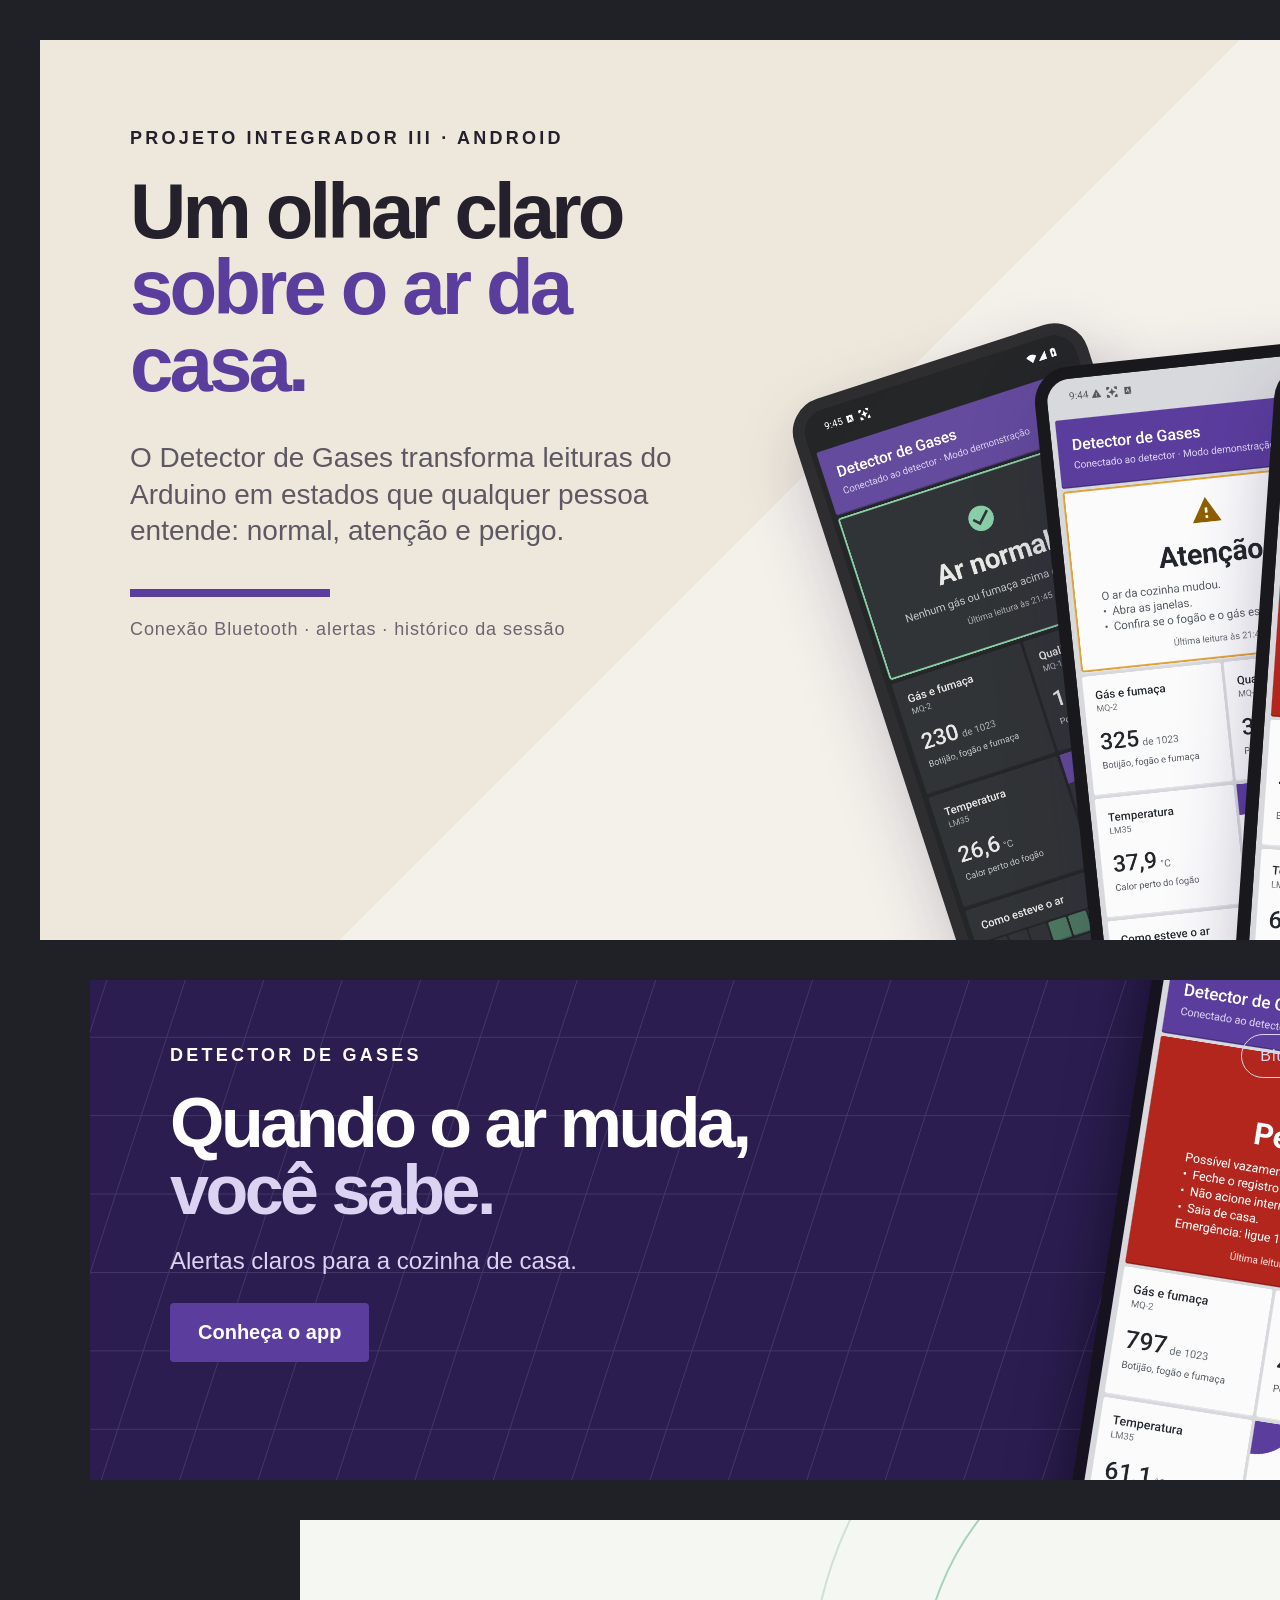
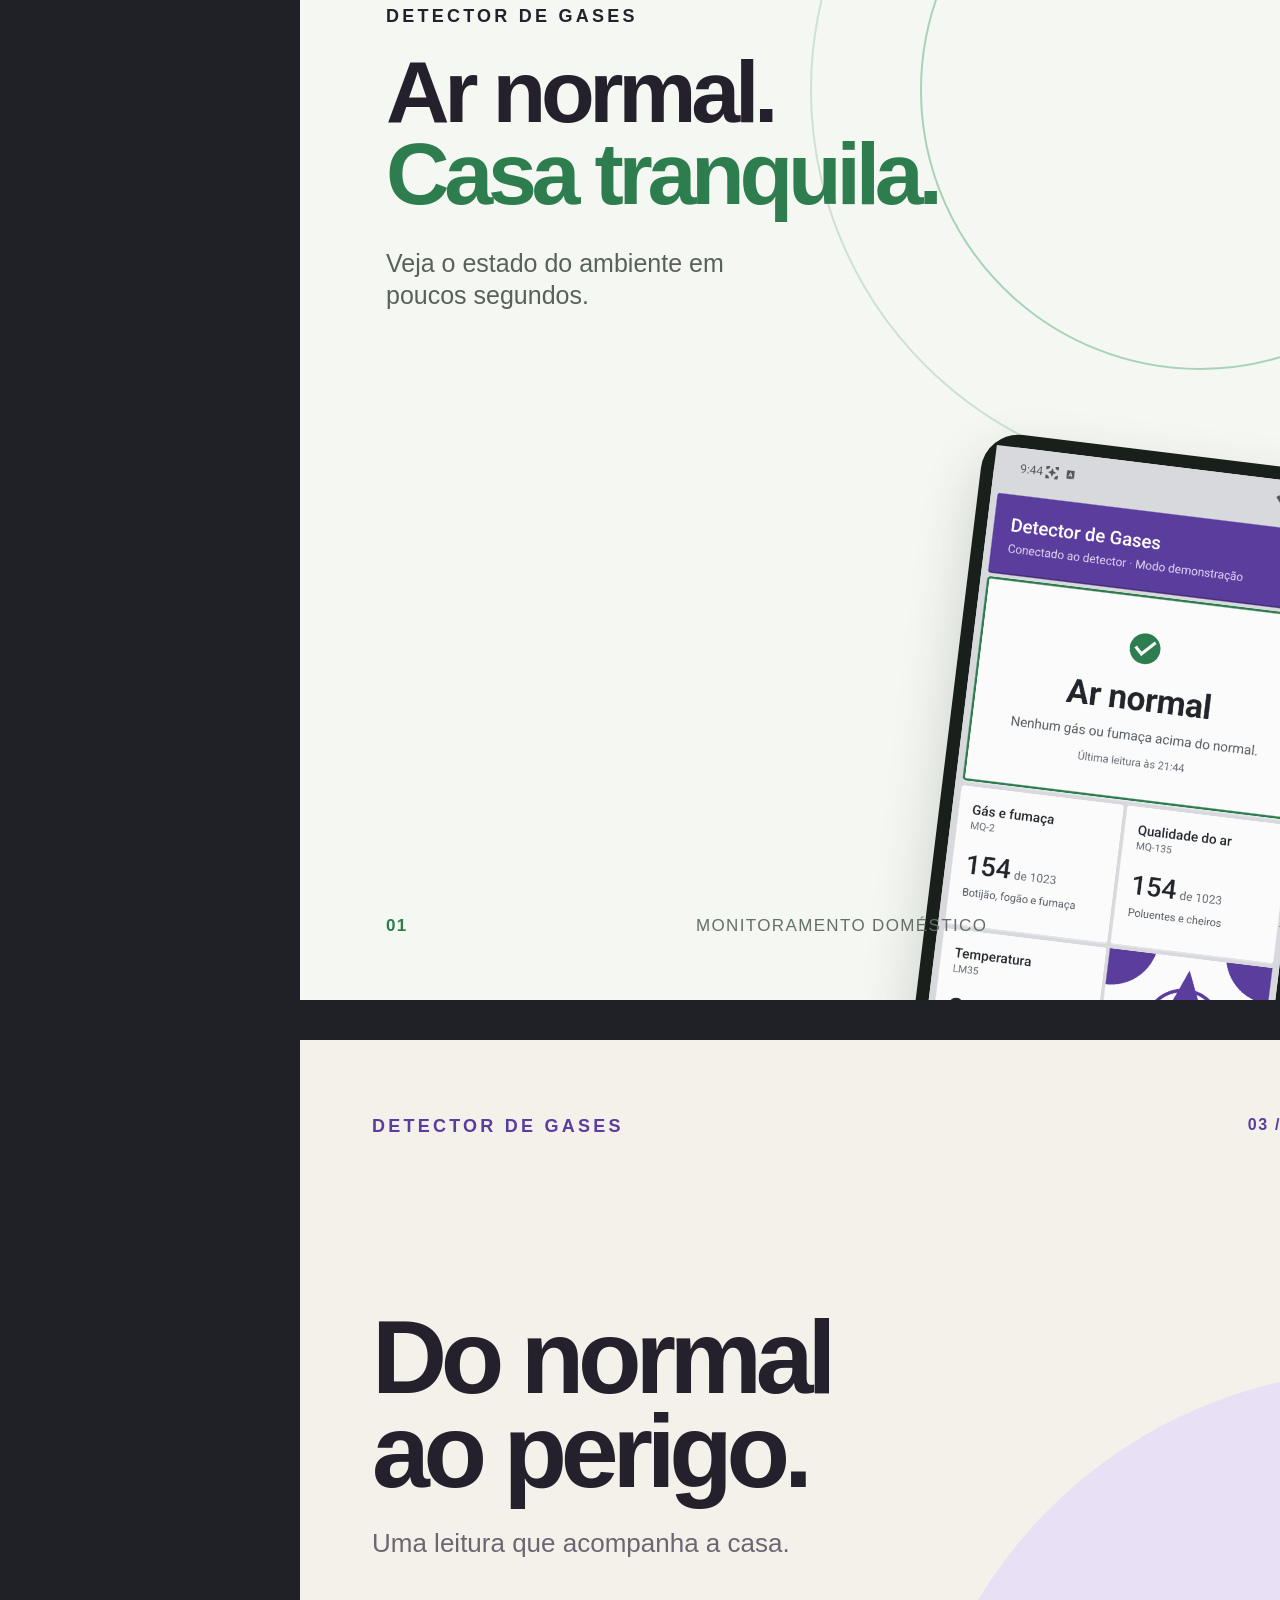
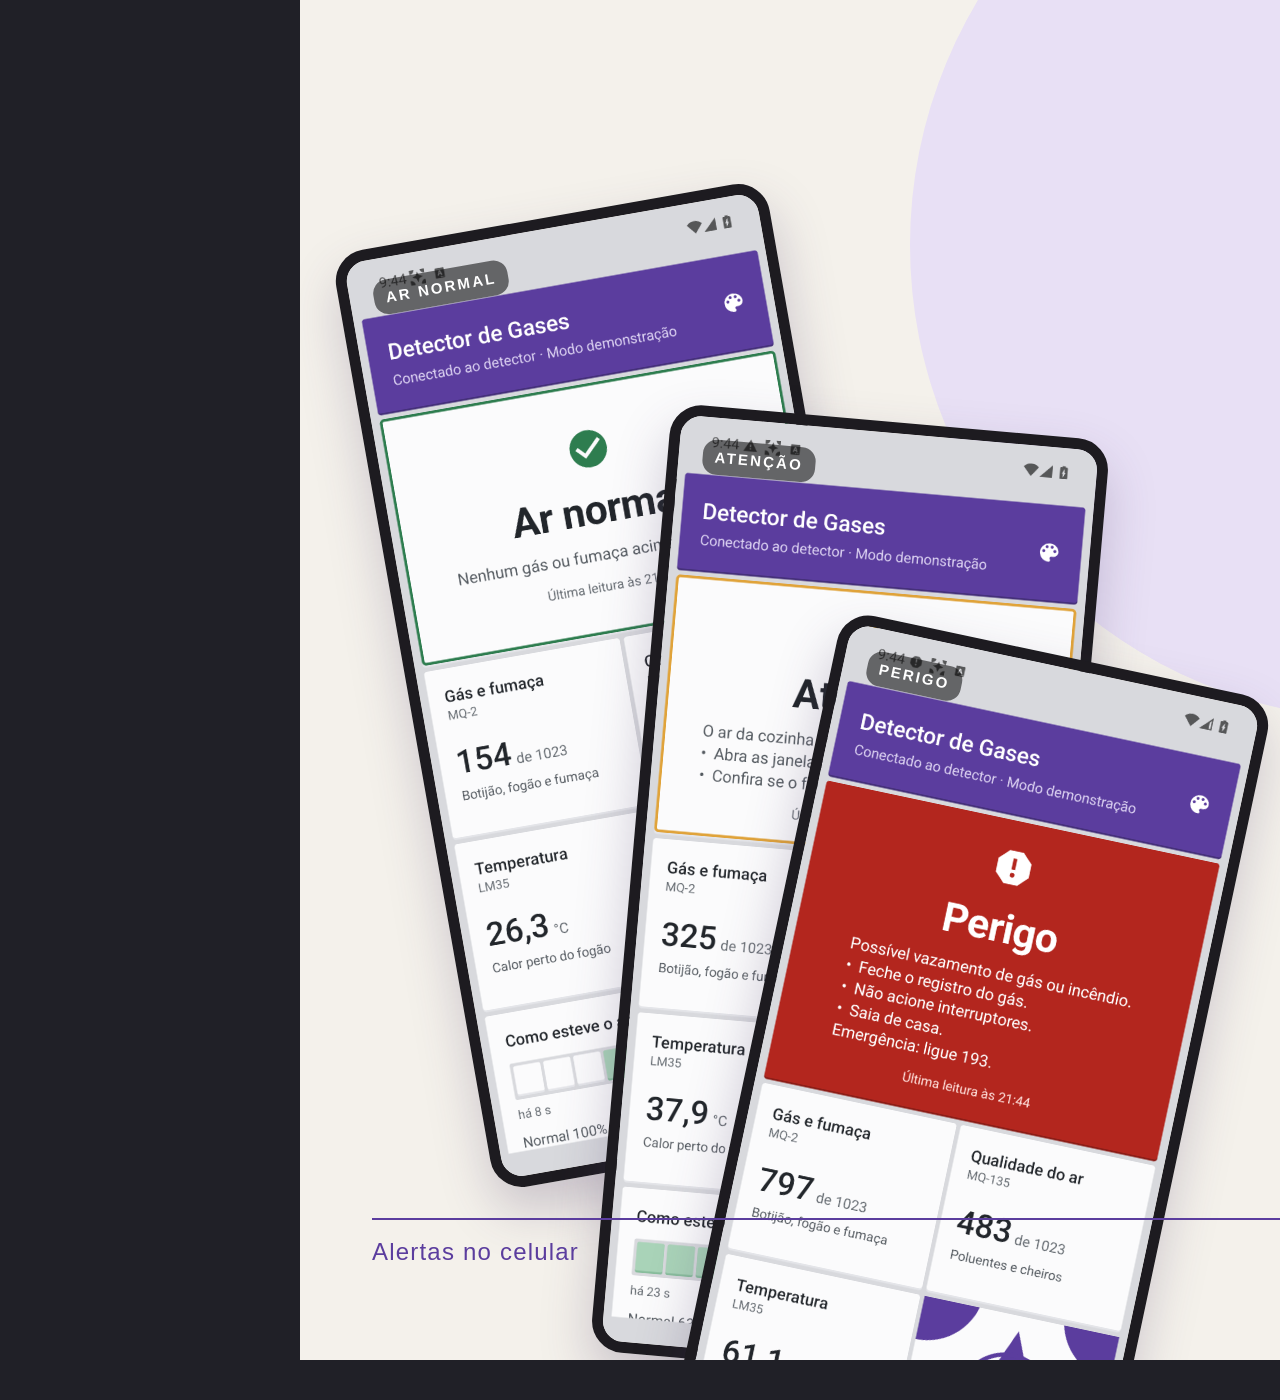
<file: assets/editorial/index.html>
<!doctype html>
<html lang="pt-BR">
<head>
  <meta charset="utf-8">
  <meta name="viewport" content="width=device-width, initial-scale=1">
  <title>Detector de Gases — peças editoriais</title>
  <link rel="stylesheet" href="styles.css">
</head>
<body>
  <main>
    <section id="article" class="canvas article">
      <div class="article-copy">
        <p class="eyebrow">PROJETO INTEGRADOR III · ANDROID</p>
        <h1>Um olhar claro<br><em>sobre o ar da<br>casa.</em></h1>
        <p class="lede">O Detector de Gases transforma leituras do Arduino em estados que qualquer pessoa entende: normal, atenção e perigo.</p>
        <div class="article-rule"></div>
        <p class="caption">Conexão Bluetooth · alertas · histórico da sessão</p>
      </div>
      <div class="article-phones">
        <div class="phone phone-back"><img src="../../app-android/screenshots/10_tema_escuro_normal.png" alt="Tela escura com ar normal"></div>
        <div class="phone phone-mid"><img src="../../app-android/screenshots/03_principal_atencao.png" alt="Tela de atenção"></div>
        <div class="phone phone-front"><img src="../../app-android/screenshots/04_principal_perigo.png" alt="Tela de perigo"></div>
      </div>
      <div class="article-badge"><span>01</span><strong>estado<br>em um olhar</strong></div>
    </section>

    <section id="banner-wide" class="canvas banner-wide">
      <div class="wide-grid"></div>
      <div class="wide-copy"><p class="eyebrow">DETECTOR DE GASES</p><h2>Quando o ar muda,<br><em>você sabe.</em></h2><p>Alertas claros para a cozinha de casa.</p><button>Conheça o app</button></div>
      <div class="wide-phone"><img src="../../app-android/screenshots/04_principal_perigo.png" alt="Tela de perigo do Detector de Gases"></div>
      <div class="wide-chip">Bluetooth · Arduino · Android</div>
    </section>

    <section id="banner-square" class="canvas banner-square">
      <div class="square-orbit orbit-a"></div><div class="square-orbit orbit-b"></div>
      <div class="square-copy"><p class="eyebrow">DETECTOR DE GASES</p><h2>Ar normal.<br><span>Casa tranquila.</span></h2><p>Veja o estado do ambiente em poucos segundos.</p></div>
      <div class="square-phone"><img src="../../app-android/screenshots/02_principal_normal.png" alt="Tela de ar normal"></div>
      <div class="square-footer"><span>01</span><span>monitoramento doméstico</span><span>→</span></div>
    </section>

    <section id="banner-story" class="canvas banner-story">
      <div class="story-top"><p class="eyebrow">DETECTOR DE GASES</p><span>03 / 03</span></div>
      <div class="story-title"><h2>Do normal<br>ao perigo.</h2><p>Uma leitura que acompanha a casa.</p></div>
      <div class="story-stack">
        <div class="story-card normal"><span>AR NORMAL</span><img src="../../app-android/screenshots/02_principal_normal.png" alt="Tela normal"></div>
        <div class="story-card attention"><span>ATENÇÃO</span><img src="../../app-android/screenshots/03_principal_atencao.png" alt="Tela de atenção"></div>
        <div class="story-card danger"><span>PERIGO</span><img src="../../app-android/screenshots/04_principal_perigo.png" alt="Tela de perigo"></div>
      </div>
      <div class="story-cta">Alertas no celular <b>↗</b></div>
    </section>
  </main>
</body>
</html>
</file>
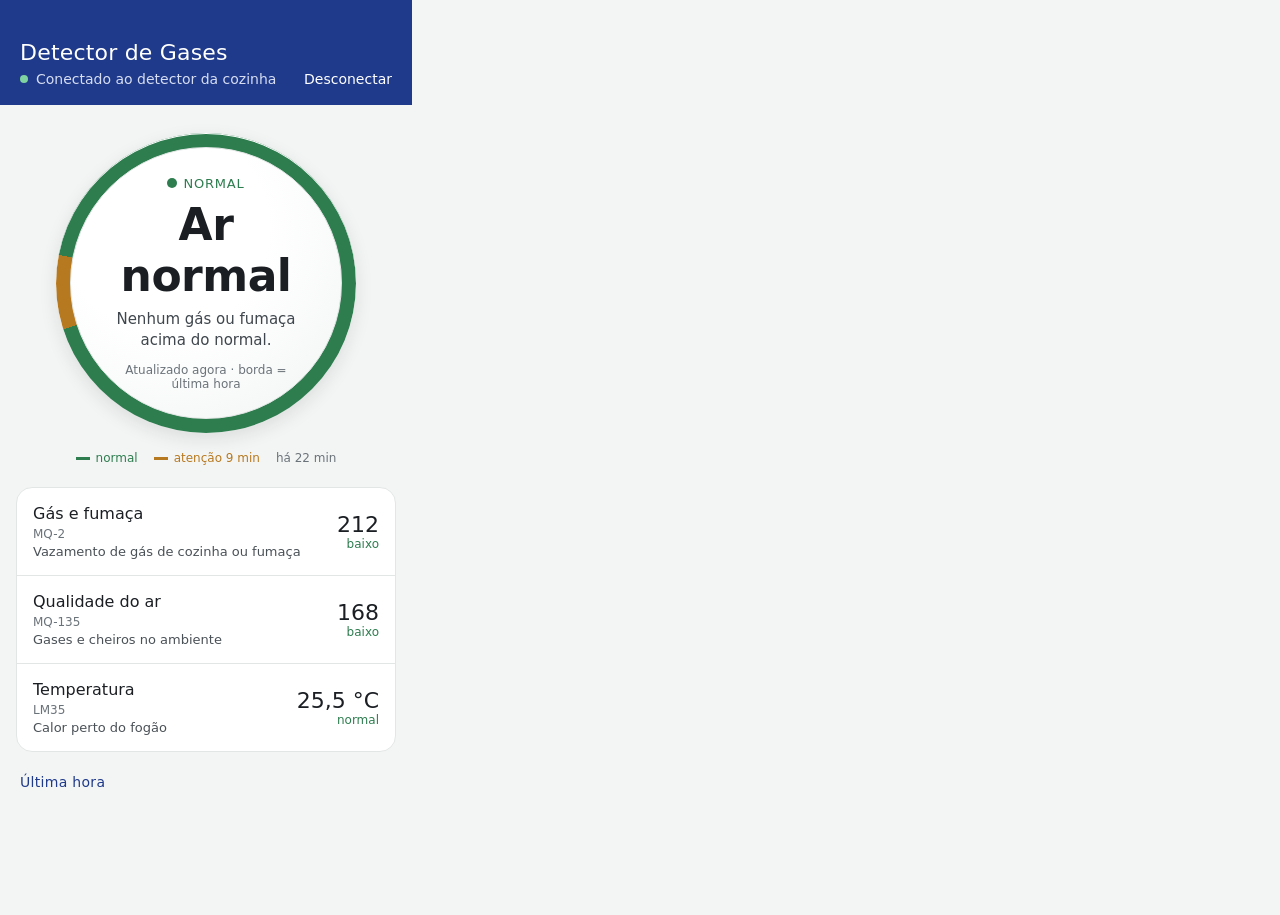
<file: .impeccable/mocks/decision/assigned.html>
<!doctype html>
<html lang="pt-BR"><head><meta charset="utf-8"><title>Louça esmaltada</title>
<style>
*{box-sizing:border-box;margin:0;padding:0}
html,body{width:412px;height:915px;overflow:hidden}
body{font-family:Roboto,system-ui,sans-serif;background:#F3F5F4;color:#1B1F24}
.bar{background:#1F3A8A;color:#fff;padding:40px 20px 18px}
.bar h1{font-size:22px;font-weight:500;letter-spacing:.2px}
.conn{display:flex;align-items:center;gap:8px;margin-top:6px;font-size:14px;color:#D6DDF2}
.dot{width:8px;height:8px;border-radius:50%;background:#7FD3A0}
.conn a{margin-left:auto;color:#fff;font-weight:500;font-size:14px;text-decoration:none}
.plate-wrap{display:flex;justify-content:center;padding:28px 0 18px}
.plate{width:300px;height:300px;border-radius:50%;
 background:conic-gradient(#2E7D4F 0 70%,#B7791F 70% 78%,#2E7D4F 78% 100%);
 padding:14px;box-shadow:0 1px 0 #fff inset,0 6px 18px rgba(27,31,36,.10)}
.glaze{width:100%;height:100%;border-radius:50%;background:radial-gradient(circle at 35% 30%,#fff 0,#fff 40%,#F1F4F3 100%);
 display:flex;flex-direction:column;align-items:center;justify-content:center;text-align:center;padding:0 34px;border:1px solid #E2E7E5}
.state{font-size:44px;font-weight:700;letter-spacing:-.5px;color:#1B1F24}
.badge{display:inline-flex;align-items:center;gap:6px;font-size:13px;font-weight:500;color:#2E7D4F;margin-bottom:8px;text-transform:uppercase;letter-spacing:.8px}
.badge i{width:10px;height:10px;border-radius:50%;background:#2E7D4F}
.say{font-size:15px;line-height:21px;color:#3F464D;margin-top:8px}
.when{font-size:12px;color:#6B737A;margin-top:12px}
.legend{display:flex;justify-content:center;gap:16px;font-size:12px;color:#6B737A}
.legend span::before{content:"";display:inline-block;width:14px;height:3px;margin-right:6px;vertical-align:middle;background:currentColor}
.l1{color:#2E7D4F}.l2{color:#B7791F}
.legend em{font-style:normal;color:#6B737A}
.list{margin:22px 16px 0;background:#fff;border-radius:16px;border:1px solid #E2E7E5}
.row{display:flex;align-items:center;padding:16px;border-top:1px solid #E2E7E5}
.row:first-child{border-top:0}
.name{flex:1}
.name b{display:block;font-size:16px;font-weight:500}
.name small{font-size:12px;color:#6B737A}
.name p{font-size:13px;color:#4A5157;margin-top:2px}
.val{text-align:right}
.val b{font-size:22px;font-weight:500;font-variant-numeric:tabular-nums}
.val small{display:block;font-size:12px;color:#2E7D4F;font-weight:500}
.sec{margin:22px 20px 8px;font-size:14px;font-weight:500;color:#1F3A8A;letter-spacing:.3px}
</style></head><body>
<div class="bar">
  <h1>Detector de Gases</h1>
  <div class="conn"><span class="dot"></span>Conectado ao detector da cozinha<a href="#">Desconectar</a></div>
</div>
<div class="plate-wrap"><div class="plate"><div class="glaze">
  <div class="badge"><i></i>Normal</div>
  <div class="state">Ar normal</div>
  <p class="say">Nenhum gás ou fumaça acima do normal.</p>
  <p class="when">Atualizado agora · borda = última hora</p>
</div></div></div>
<div class="legend"><span class="l1">normal</span><span class="l2">atenção 9 min</span><em>há 22 min</em></div>
<div class="list">
  <div class="row"><div class="name"><b>Gás e fumaça</b><small>MQ-2</small><p>Vazamento de gás de cozinha ou fumaça</p></div><div class="val"><b>212</b><small>baixo</small></div></div>
  <div class="row"><div class="name"><b>Qualidade do ar</b><small>MQ-135</small><p>Gases e cheiros no ambiente</p></div><div class="val"><b>168</b><small>baixo</small></div></div>
  <div class="row"><div class="name"><b>Temperatura</b><small>LM35</small><p>Calor perto do fogão</p></div><div class="val"><b>25,5 °C</b><small>normal</small></div></div>
</div>
<div class="sec">Última hora</div>
</body></html>
</file>
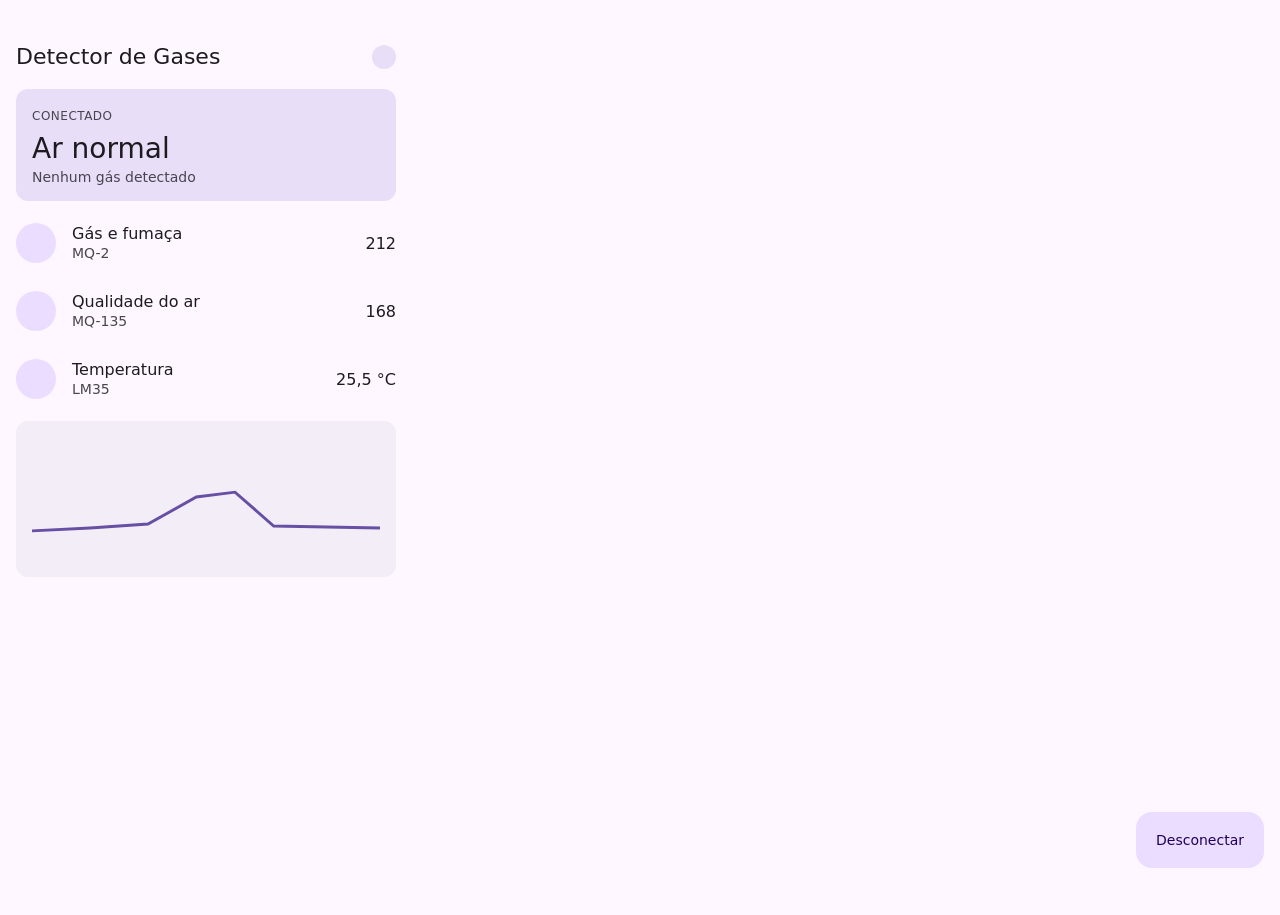
<file: .impeccable/mocks/decision/canon.html>
<!doctype html>
<html lang="pt-BR"><head><meta charset="utf-8"><title>Padrão Material 3</title>
<style>
*{box-sizing:border-box;margin:0;padding:0}
html,body{width:412px;height:915px;overflow:hidden}
body{font-family:Roboto,system-ui,sans-serif;background:#FEF7FF;color:#1D1B20}
.top{padding:44px 16px 12px;display:flex;align-items:center}
.top h1{font-size:22px;font-weight:400;flex:1}
.top i{width:24px;height:24px;border-radius:50%;background:#E8DEF8}
.card{margin:8px 16px;border-radius:12px;background:#F3EDF7;padding:16px}
.state{background:#E8DEF8}
.state small{font-size:12px;color:#49454F;letter-spacing:.5px}
.state b{display:block;font-size:28px;font-weight:400;margin:8px 0 4px}
.state p{font-size:14px;color:#49454F}
.item{display:flex;align-items:center;padding:14px 16px;gap:16px}
.ic{width:40px;height:40px;border-radius:50%;background:#EADDFF}
.tx{flex:1}.tx b{font-size:16px;font-weight:400;display:block}.tx span{font-size:14px;color:#49454F}
.v{font-size:16px}
.chart svg{width:100%;height:120px}
.fab{position:absolute;right:16px;bottom:32px;height:56px;padding:0 20px;border-radius:16px;background:#EADDFF;display:flex;align-items:center;font-size:14px;font-weight:500;color:#21005D}
</style></head><body>
<div class="top"><h1>Detector de Gases</h1><i></i></div>
<div class="card state"><small>CONECTADO</small><b>Ar normal</b><p>Nenhum gás detectado</p></div>
<div class="item"><div class="ic"></div><div class="tx"><b>Gás e fumaça</b><span>MQ-2</span></div><div class="v">212</div></div>
<div class="item"><div class="ic"></div><div class="tx"><b>Qualidade do ar</b><span>MQ-135</span></div><div class="v">168</div></div>
<div class="item"><div class="ic"></div><div class="tx"><b>Temperatura</b><span>LM35</span></div><div class="v">25,5 °C</div></div>
<div class="card chart"><svg viewBox="0 0 360 120"><polyline fill="none" stroke="#6750A4" stroke-width="3" points="0,95 60,92 120,88 170,60 210,55 250,90 360,92"/></svg></div>
<div class="fab">Desconectar</div>
</body></html>
</file>
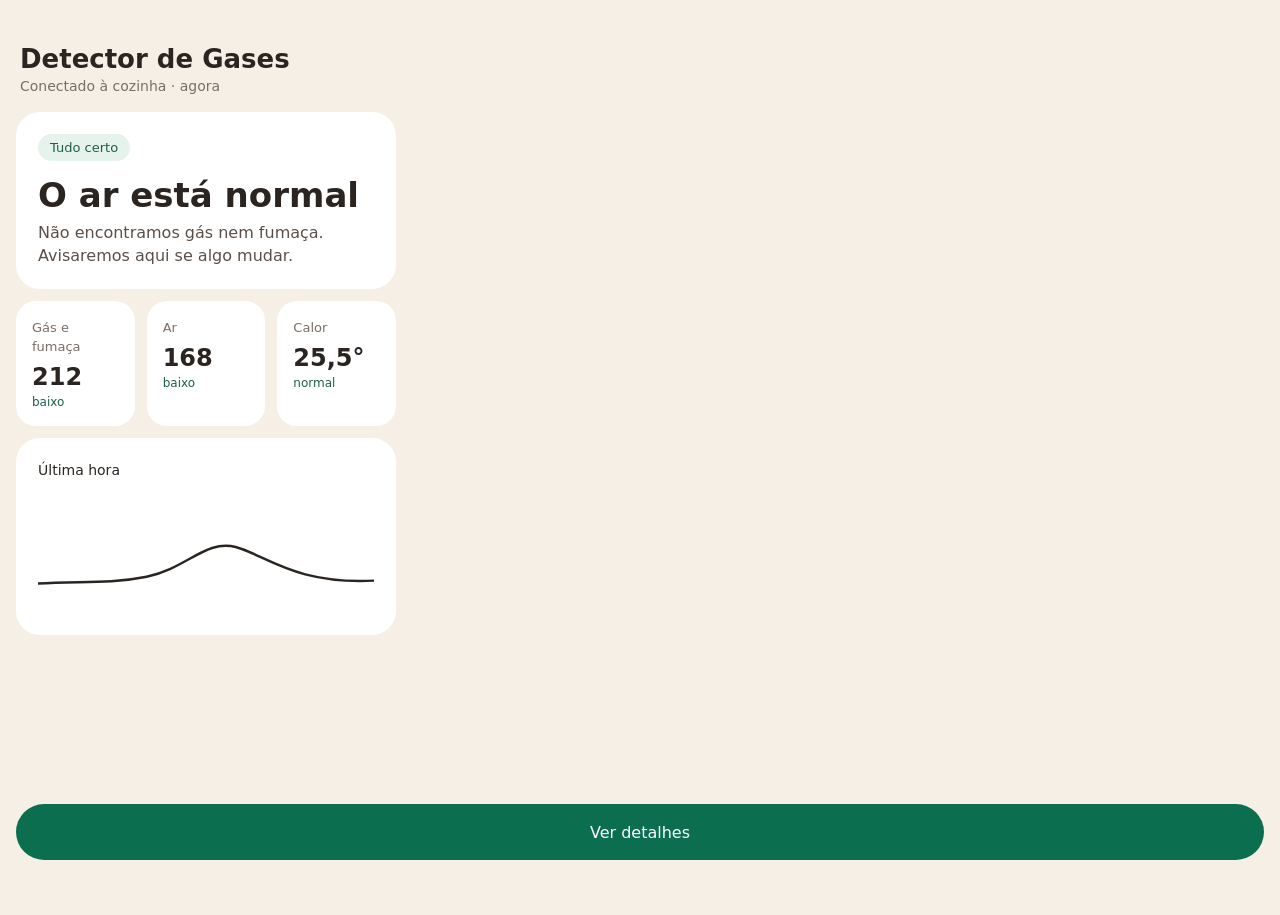
<file: .impeccable/mocks/decision/challenger-warm.html>
<!doctype html>
<html lang="pt-BR"><head><meta charset="utf-8"><title>Cartões de app de consumo</title>
<style>
*{box-sizing:border-box;margin:0;padding:0}
html,body{width:412px;height:915px;overflow:hidden}
body{font-family:Roboto,system-ui,sans-serif;background:#F5EFE6;color:#2A2520;padding:44px 16px 0}
h1{font-size:26px;font-weight:700;margin:0 4px 4px}
.sub{font-size:14px;color:#7A6F64;margin:0 4px 18px}
.card{background:#fff;border-radius:24px;padding:22px;margin-bottom:12px}
.hero{text-align:left}
.pill{display:inline-block;background:#E6F2EC;color:#1F5F45;border-radius:999px;padding:6px 12px;font-size:13px;font-weight:500}
.hero b{display:block;font-size:34px;font-weight:700;margin:14px 0 6px}
.hero p{font-size:16px;line-height:23px;color:#5A5048}
.row{display:flex;gap:12px}
.mini{flex:1;background:#fff;border-radius:20px;padding:16px}
.mini span{font-size:13px;color:#7A6F64}
.mini b{display:block;font-size:24px;font-weight:600;margin-top:8px}
.mini small{font-size:12px;color:#1F5F45}
.chart svg{width:100%;height:120px;margin-top:10px}
.chart span{font-size:14px;font-weight:500}
.cta{position:absolute;left:16px;right:16px;bottom:40px;height:56px;border-radius:28px;background:#0B6E4F;color:#fff;display:flex;align-items:center;justify-content:center;font-size:16px;font-weight:500}
</style></head><body>
<h1>Detector de Gases</h1>
<p class="sub">Conectado à cozinha · agora</p>
<div class="card hero"><span class="pill">Tudo certo</span><b>O ar está normal</b><p>Não encontramos gás nem fumaça. Avisaremos aqui se algo mudar.</p></div>
<div class="row">
  <div class="mini"><span>Gás e fumaça</span><b>212</b><small>baixo</small></div>
  <div class="mini"><span>Ar</span><b>168</b><small>baixo</small></div>
  <div class="mini"><span>Calor</span><b>25,5°</b><small>normal</small></div>
</div>
<div class="card chart" style="margin-top:12px"><span>Última hora</span>
<svg viewBox="0 0 340 120"><path d="M0 95 C40 92 70 96 110 88 S170 50 200 58 S260 96 340 92" fill="none" stroke="#2A2520" stroke-width="2.5"/></svg></div>
<div class="cta">Ver detalhes</div>
</body></html>
</file>
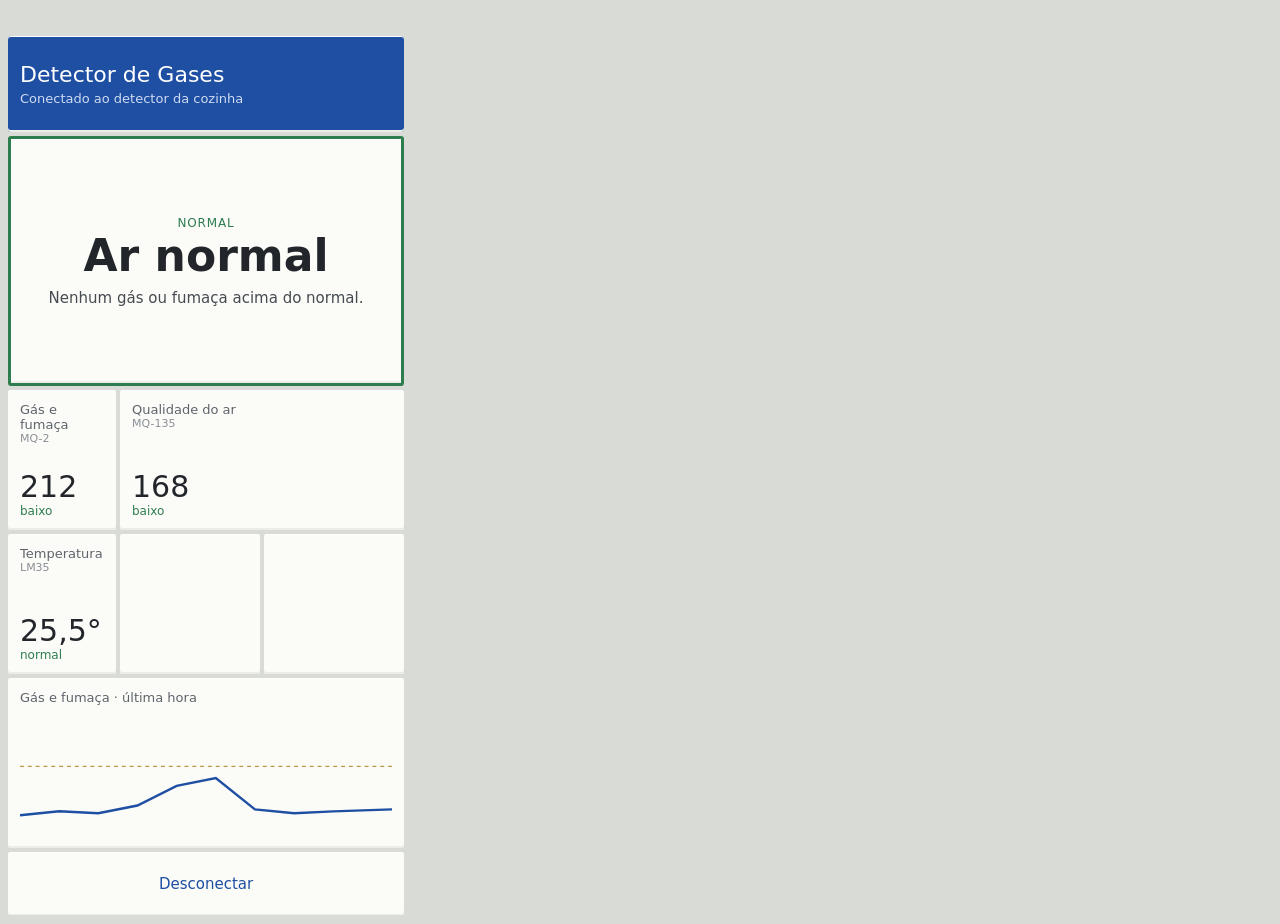
<file: .impeccable/mocks/decision/model-pick.html>
<!doctype html>
<html lang="pt-BR"><head><meta charset="utf-8"><title>Parede de azulejo</title>
<style>
*{box-sizing:border-box;margin:0;padding:0}
html,body{width:412px;height:915px;overflow:hidden}
body{font-family:Roboto,system-ui,sans-serif;background:#D9DCD6;color:#22262B;padding:36px 8px 8px}
.grid{display:grid;grid-template-columns:repeat(4,1fr);gap:4px}
.t{background:#FBFBF8;border-radius:3px;aspect-ratio:1;padding:12px;box-shadow:inset 0 1px 0 #fff,inset 0 -2px 0 #ECEDE8;display:flex;flex-direction:column;justify-content:space-between}
.head{grid-column:span 4;aspect-ratio:auto;height:96px;background:#1E4FA3;color:#fff;justify-content:center}
.head h1{font-size:22px;font-weight:500}
.head p{font-size:13px;color:#CFDBF2;margin-top:4px}
.state{grid-column:span 4;aspect-ratio:auto;height:250px;justify-content:center;align-items:center;text-align:center;border:3px solid #2E7D4F}
.state b{font-size:44px;font-weight:700}
.state p{font-size:15px;color:#454B51;margin-top:8px}
.state small{font-size:12px;color:#2E7D4F;font-weight:500;text-transform:uppercase;letter-spacing:.8px}
.s2{grid-column:span 2;aspect-ratio:auto;height:140px}
.lbl{font-size:13px;color:#5D646A}
.lbl small{display:block;font-size:11px;color:#8A9096}
.num{font-size:30px;font-weight:500;font-variant-numeric:tabular-nums}
.ok{font-size:12px;color:#2E7D4F;font-weight:500}
.motif{background:#FBFBF8 radial-gradient(circle,#1E4FA3 0 18%,transparent 19%),#FBFBF8;}
.chart{grid-column:span 4;aspect-ratio:auto;height:170px}
.chart svg{width:100%;height:110px}
.btn{grid-column:span 4;aspect-ratio:auto;height:64px;background:#FBFBF8;align-items:center;justify-content:center;font-size:15px;font-weight:500;color:#1E4FA3}
</style></head><body>
<div class="grid">
  <div class="t head"><h1>Detector de Gases</h1><p>Conectado ao detector da cozinha</p></div>
  <div class="t state"><small>Normal</small><b>Ar normal</b><p>Nenhum gás ou fumaça acima do normal.</p></div>
  <div class="t s2"><div class="lbl">Gás e fumaça<small>MQ-2</small></div><div><div class="num">212</div><div class="ok">baixo</div></div></div>
  <div class="t s2"><div class="lbl">Qualidade do ar<small>MQ-135</small></div><div><div class="num">168</div><div class="ok">baixo</div></div></div>
  <div class="t s2"><div class="lbl">Temperatura<small>LM35</small></div><div><div class="num">25,5°</div><div class="ok">normal</div></div></div>
  <div class="t motif"></div><div class="t motif"></div>
  <div class="t chart"><div class="lbl">Gás e fumaça · última hora</div>
    <svg viewBox="0 0 380 110"><polyline fill="none" stroke="#1E4FA3" stroke-width="2.5" points="0,90 40,86 80,88 120,80 160,60 200,52 240,84 280,88 320,86 380,84"/><line x1="0" x2="380" y1="40" y2="40" stroke="#B7791F" stroke-dasharray="4 4"/></svg></div>
  <div class="t btn">Desconectar</div>
</div>
</body></html>
</file>
<file: assets/editorial/styles.css>
:root { --purple:#5b3d9e; --purple-dark:#2b1d50; --ink:#24212d; --paper:#f4f1eb; --green:#2e7d4f; --amber:#b8822a; --red:#b3261e; }
* { box-sizing:border-box; }
html, body { margin:0; background:#202027; font-family:Arial,Helvetica,sans-serif; color:var(--ink); }
main { display:grid; gap:40px; padding:40px; justify-items:center; }
.canvas { position:relative; overflow:hidden; isolation:isolate; }
.eyebrow { margin:0 0 24px; font-size:18px; letter-spacing:.18em; font-weight:700; }
em { font-style:normal; color:var(--purple); }
button { border:0; background:var(--purple); color:#fff; padding:18px 28px; font-size:20px; font-weight:700; border-radius:4px; }
.article { width:1600px; height:900px; background:var(--paper); padding:88px 90px; display:flex; }
.article:before { content:""; position:absolute; inset:0; background:linear-gradient(135deg,#eee8dc 0 48%,transparent 48%); z-index:-1; }
.article-copy { width:52%; z-index:2; }
.article h1 { margin:0; font-size:78px; line-height:.98; letter-spacing:-.05em; }
.lede { width:560px; margin:38px 0 28px; font-size:28px; line-height:1.3; color:#5d5862; }
.article-rule { width:200px; height:8px; background:var(--purple); margin:40px 0 22px; }
.caption { font-size:18px; letter-spacing:.05em; color:#6a6570; }
.article-phones { position:absolute; right:45px; bottom:-120px; width:760px; height:780px; transform:rotate(-7deg); }
.phone { position:absolute; width:335px; border:13px solid #19191d; border-radius:38px; background:#111; box-shadow:0 30px 70px #2b1d5040; overflow:hidden; }
.phone img { display:block; width:100%; height:auto; }
.phone-back { left:30px; top:15px; transform:rotate(-11deg) scale(.92); opacity:.9; }
.phone-mid { left:220px; top:55px; transform:rotate(1deg) scale(.95); }
.phone-front { left:408px; top:115px; transform:rotate(11deg); z-index:3; }
.article-badge { position:absolute; right:105px; top:86px; display:flex; gap:16px; align-items:center; color:var(--purple); font-size:18px; text-transform:uppercase; letter-spacing:.08em; }
.article-badge span { display:grid; place-items:center; width:50px; height:50px; border-radius:50%; border:2px solid var(--purple); font-weight:700; }
.article-badge strong { font-size:14px; line-height:1.2; }

.banner-wide { width:1500px; height:500px; background:var(--purple-dark); color:#fff; padding:65px 80px; }
.wide-grid { position:absolute; inset:0; opacity:.14; background-image:linear-gradient(#dcd2f2 1px,transparent 1px),linear-gradient(90deg,#dcd2f2 1px,transparent 1px); background-size:56px 56px; transform:skewX(-18deg) scale(1.4); }
.wide-copy { position:relative; z-index:2; width:55%; }
.wide-copy h2 { margin:0; font-size:70px; line-height:.95; letter-spacing:-.05em; }
.wide-copy h2 em { color:#dcd2f2; }
.wide-copy > p:not(.eyebrow) { font-size:24px; margin:24px 0 28px; color:#dcd2f2; }
.wide-phone { position:absolute; right:145px; bottom:-170px; width:340px; transform:rotate(9deg); border:12px solid #16121f; border-radius:34px; box-shadow:0 25px 60px #0008; }
.wide-phone img { display:block; width:100%; }
.wide-chip { position:absolute; right:80px; top:54px; padding:12px 18px; border:1px solid #dcd2f2; border-radius:30px; color:#dcd2f2; font-size:16px; letter-spacing:.06em; }

.banner-square { width:1080px; height:1080px; background:#f5f7f2; padding:86px; }
.square-orbit { position:absolute; border:2px solid #cfe1d2; border-radius:50%; }
.orbit-a { width:780px; height:780px; right:-210px; top:-220px; }.orbit-b { width:560px; height:560px; right:-100px; top:-110px; border-color:#a9d3b8; }
.square-copy { position:relative; z-index:2; width:62%; }.square-copy h2 { margin:0; font-size:88px; line-height:.93; letter-spacing:-.06em; }.square-copy h2 span { color:var(--green); }.square-copy p:not(.eyebrow) { width:390px; font-size:25px; line-height:1.3; color:#59615b; margin-top:32px; }
.square-phone { position:absolute; width:370px; right:74px; bottom:-240px; border:13px solid #19201b; border-radius:38px; transform:rotate(7deg); box-shadow:0 25px 55px #263f2e33; }.square-phone img { display:block; width:100%; }
.square-footer { position:absolute; bottom:64px; left:86px; right:86px; display:flex; justify-content:space-between; color:#657069; font-size:17px; letter-spacing:.08em; text-transform:uppercase; }.square-footer span:first-child { color:var(--green); font-weight:700; }

.banner-story { width:1080px; height:1920px; background:var(--paper); padding:76px 72px; }.banner-story:before { content:""; position:absolute; width:950px; height:950px; border-radius:50%; background:#e8e0f5; right:-480px; top:330px; z-index:-1; }
.story-top { display:flex; justify-content:space-between; color:var(--purple); }.story-top span { font-weight:700; letter-spacing:.1em; }.story-title { margin-top:150px; }.story-title h2 { margin:0; font-size:104px; line-height:.9; letter-spacing:-.06em; }.story-title p { font-size:26px; color:#6b6671; margin-top:30px; }
.story-stack { position:absolute; left:110px; right:110px; bottom:250px; height:900px; }.story-card { position:absolute; width:440px; border:11px solid #1d1b20; border-radius:32px; overflow:hidden; box-shadow:0 24px 50px #4c3a6940; }.story-card img { display:block; width:100%; }.story-card span { position:absolute; z-index:2; top:22px; left:24px; font-size:15px; letter-spacing:.15em; font-weight:700; color:#fff; background:#0008; padding:9px 12px; border-radius:14px; }.story-card.normal { left:0; top:0; transform:rotate(-10deg); }.story-card.attention { left:220px; top:210px; transform:rotate(5deg); }.story-card.danger { left:330px; top:435px; transform:rotate(12deg); }.story-cta { position:absolute; bottom:82px; left:72px; right:72px; border-top:2px solid var(--purple); padding-top:18px; color:var(--purple); font-size:24px; letter-spacing:.05em; display:flex; justify-content:space-between; }.story-cta b { font-size:34px; }
</file>
